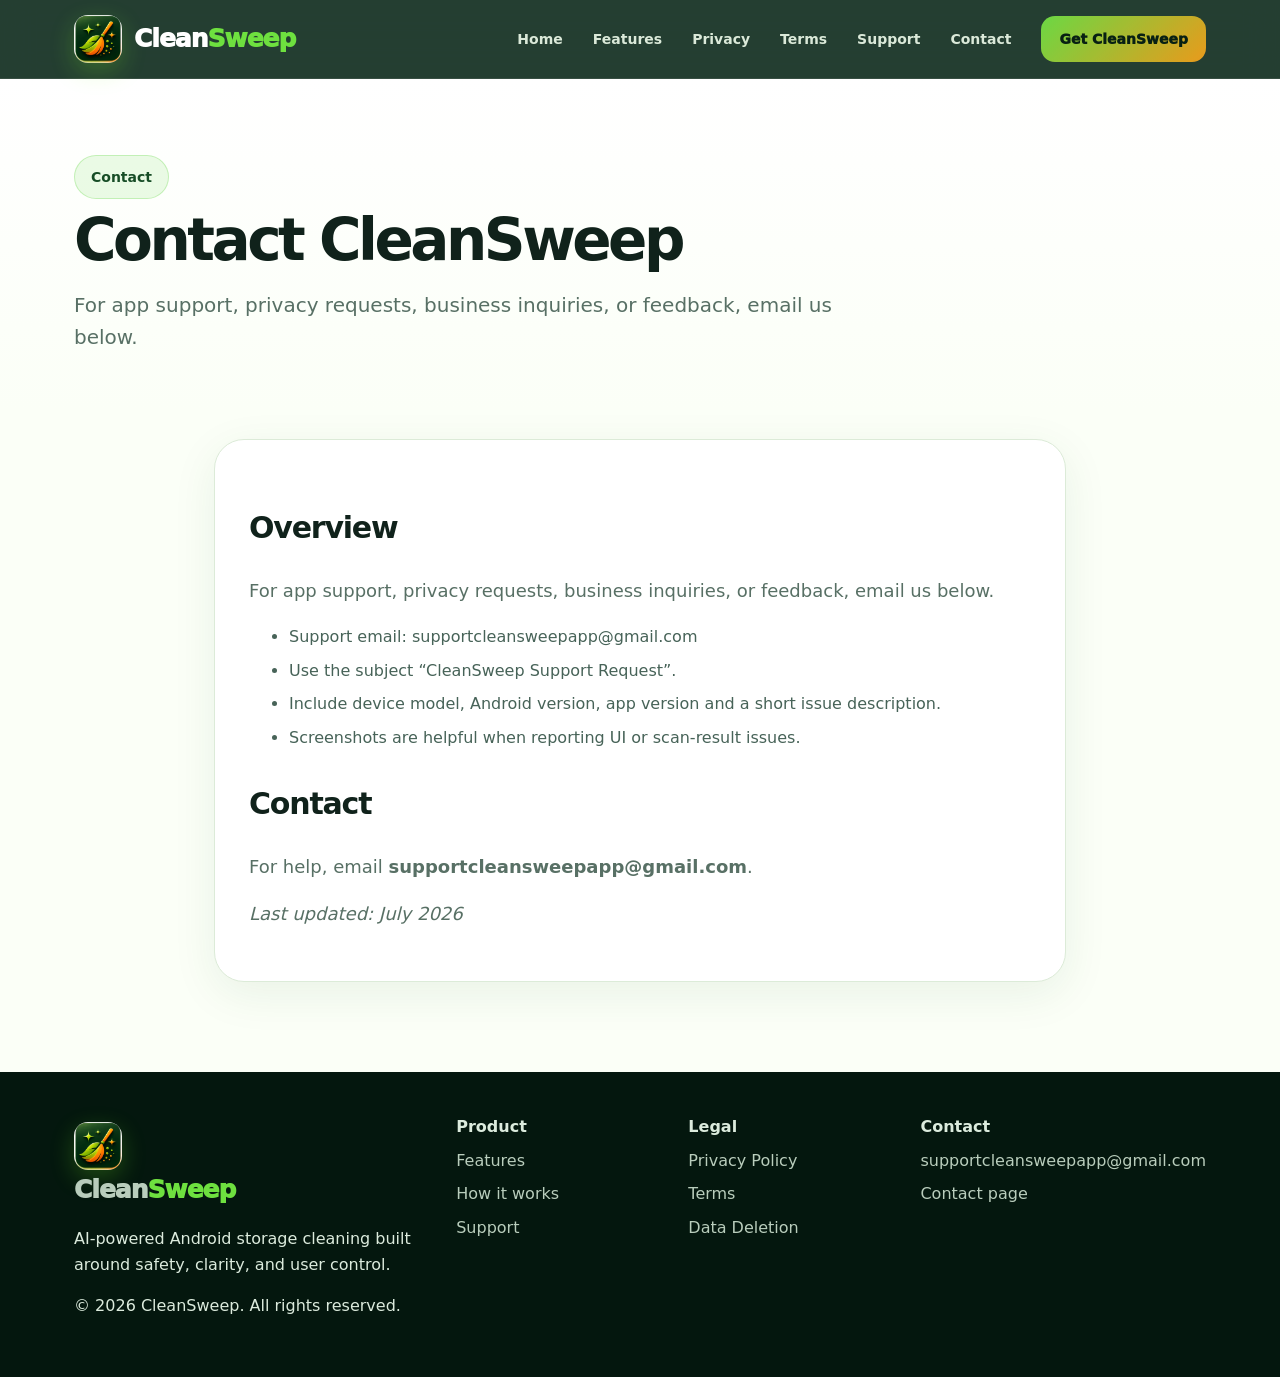
<file: contact.html>
<!doctype html><html lang="en"><head><meta charset="utf-8"><meta name="viewport" content="width=device-width,initial-scale=1"><title>Contact CleanSweep — CleanSweep</title><meta name="description" content="For app support, privacy requests, business inquiries, or feedback, email us below."><link rel="icon" href="assets/favicon.svg"><link rel="stylesheet" href="assets/styles.css"></head><body><header class="site-header"><div class="wrap nav"><a class="brand" href="index.html"><img src="assets/cleansweep-logo.png" alt="CleanSweep logo"><span>Clean<span>Sweep</span></span></a><nav class="nav-links"><a href="index.html">Home</a><a href="index.html#features">Features</a><a href="privacy.html">Privacy</a><a href="terms.html">Terms</a><a href="support.html">Support</a><a href="contact.html">Contact</a><a class="nav-cta" href="contact.html">Get CleanSweep</a></nav><button class="menu" aria-label="Menu">☰</button></div></header><main><section class="page-hero"><div class="wrap"><span class="pill">Contact</span><h1 class="page-title">Contact CleanSweep</h1><p class="lead" style="max-width:760px;color:#587065;font-size:20px">For app support, privacy requests, business inquiries, or feedback, email us below.</p></div></section><section class="content"><div class="content-card"><h2>Overview</h2><p>For app support, privacy requests, business inquiries, or feedback, email us below.</p><ul><li>Support email: supportcleansweepapp@gmail.com</li><li>Use the subject “CleanSweep Support Request”.</li><li>Include device model, Android version, app version and a short issue description.</li><li>Screenshots are helpful when reporting UI or scan-result issues.</li></ul><h2>Contact</h2><p>For help, email <a href="mailto:supportcleansweepapp@gmail.com?subject=CleanSweep%20Support%20Request"><b>supportcleansweepapp@gmail.com</b></a>.</p><p><em>Last updated: July 2026</em></p></div></section></main><footer class="footer"><div class="wrap footer-grid"><div><a class="brand" href="index.html"><img src="assets/cleansweep-logo.png" alt="CleanSweep logo"><span>Clean<span>Sweep</span></span></a><p>AI-powered Android storage cleaning built around safety, clarity, and user control.</p><p>© <span id="year"></span> CleanSweep. All rights reserved.</p></div><div><b>Product</b><a href="index.html#features">Features</a><a href="index.html#how">How it works</a><a href="support.html">Support</a></div><div><b>Legal</b><a href="privacy.html">Privacy Policy</a><a href="terms.html">Terms</a><a href="delete-account.html">Data Deletion</a></div><div><b>Contact</b><a href="mailto:supportcleansweepapp@gmail.com">supportcleansweepapp@gmail.com</a><a href="contact.html">Contact page</a></div></div></footer><script src="assets/main.js"></script></body></html>
</file>
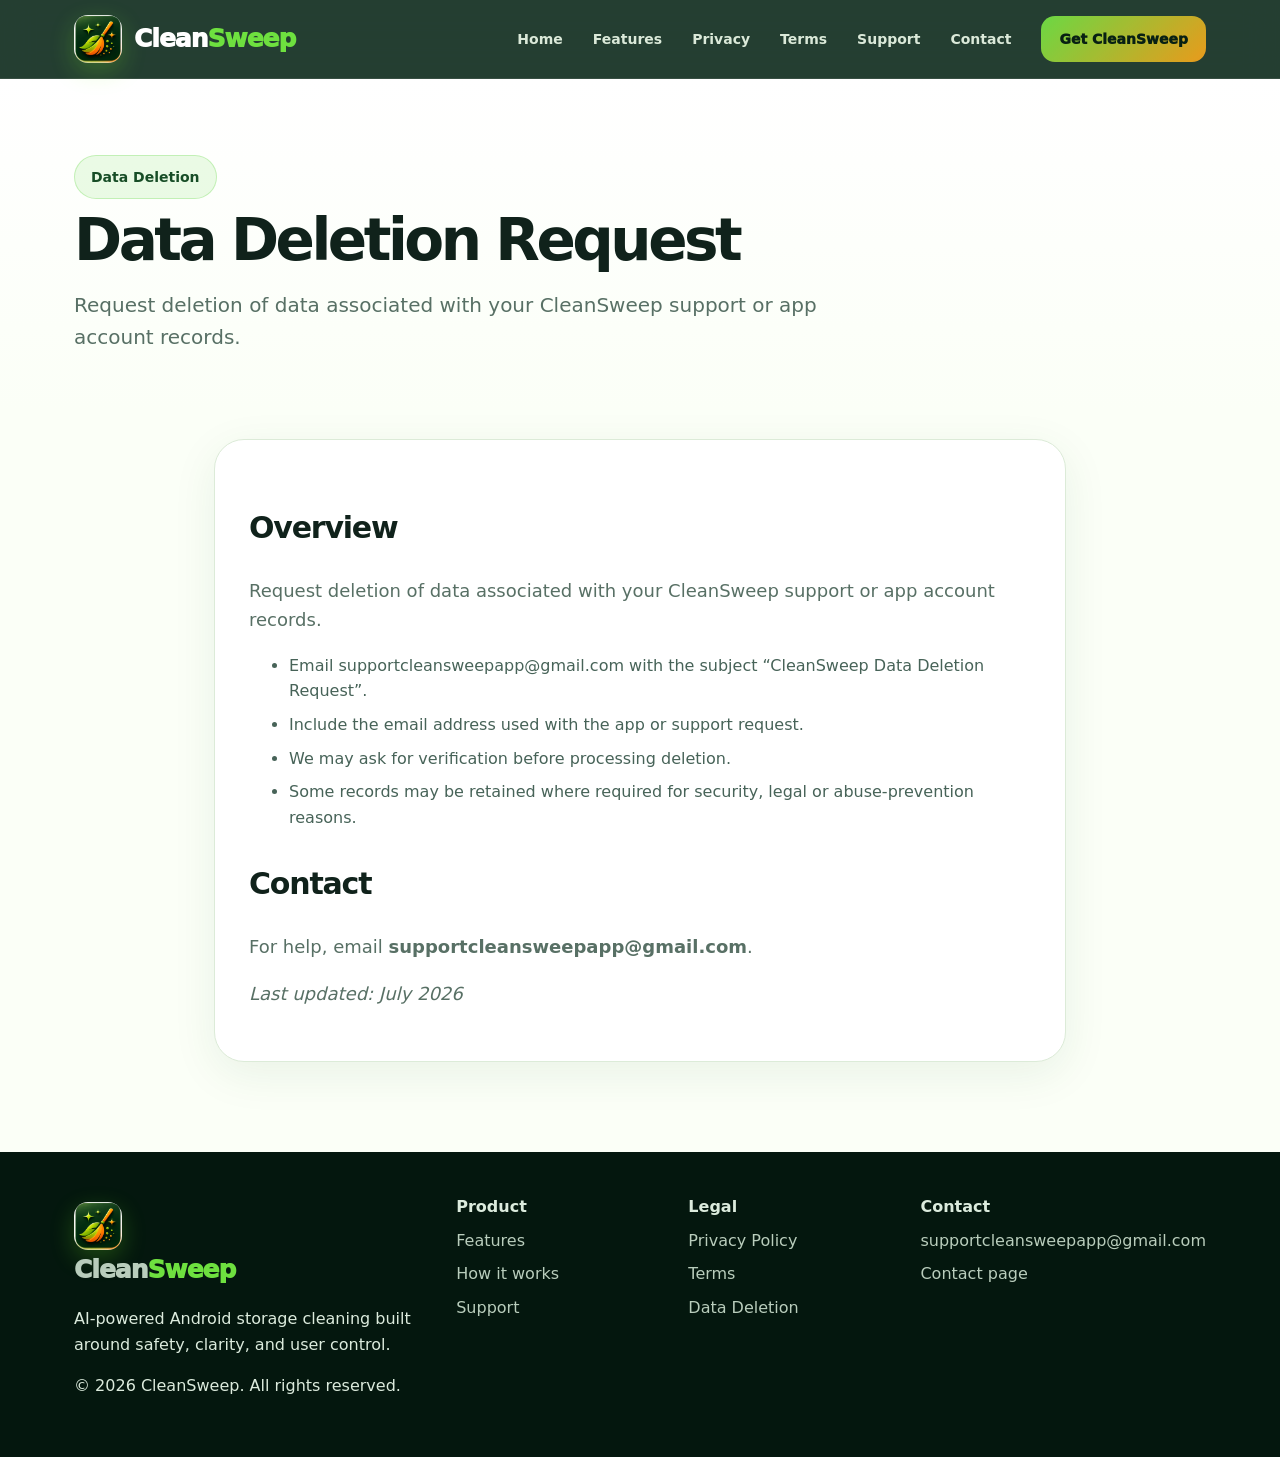
<file: delete-account.html>
<!doctype html><html lang="en"><head><meta charset="utf-8"><meta name="viewport" content="width=device-width,initial-scale=1"><title>Data Deletion Request — CleanSweep</title><meta name="description" content="Request deletion of data associated with your CleanSweep support or app account records."><link rel="icon" href="assets/favicon.svg"><link rel="stylesheet" href="assets/styles.css"></head><body><header class="site-header"><div class="wrap nav"><a class="brand" href="index.html"><img src="assets/cleansweep-logo.png" alt="CleanSweep logo"><span>Clean<span>Sweep</span></span></a><nav class="nav-links"><a href="index.html">Home</a><a href="index.html#features">Features</a><a href="privacy.html">Privacy</a><a href="terms.html">Terms</a><a href="support.html">Support</a><a href="contact.html">Contact</a><a class="nav-cta" href="contact.html">Get CleanSweep</a></nav><button class="menu" aria-label="Menu">☰</button></div></header><main><section class="page-hero"><div class="wrap"><span class="pill">Data Deletion</span><h1 class="page-title">Data Deletion Request</h1><p class="lead" style="max-width:760px;color:#587065;font-size:20px">Request deletion of data associated with your CleanSweep support or app account records.</p></div></section><section class="content"><div class="content-card"><h2>Overview</h2><p>Request deletion of data associated with your CleanSweep support or app account records.</p><ul><li>Email supportcleansweepapp@gmail.com with the subject “CleanSweep Data Deletion Request”.</li><li>Include the email address used with the app or support request.</li><li>We may ask for verification before processing deletion.</li><li>Some records may be retained where required for security, legal or abuse-prevention reasons.</li></ul><h2>Contact</h2><p>For help, email <a href="mailto:supportcleansweepapp@gmail.com?subject=CleanSweep%20Support%20Request"><b>supportcleansweepapp@gmail.com</b></a>.</p><p><em>Last updated: July 2026</em></p></div></section></main><footer class="footer"><div class="wrap footer-grid"><div><a class="brand" href="index.html"><img src="assets/cleansweep-logo.png" alt="CleanSweep logo"><span>Clean<span>Sweep</span></span></a><p>AI-powered Android storage cleaning built around safety, clarity, and user control.</p><p>© <span id="year"></span> CleanSweep. All rights reserved.</p></div><div><b>Product</b><a href="index.html#features">Features</a><a href="index.html#how">How it works</a><a href="support.html">Support</a></div><div><b>Legal</b><a href="privacy.html">Privacy Policy</a><a href="terms.html">Terms</a><a href="delete-account.html">Data Deletion</a></div><div><b>Contact</b><a href="mailto:supportcleansweepapp@gmail.com">supportcleansweepapp@gmail.com</a><a href="contact.html">Contact page</a></div></div></footer><script src="assets/main.js"></script></body></html>
</file>
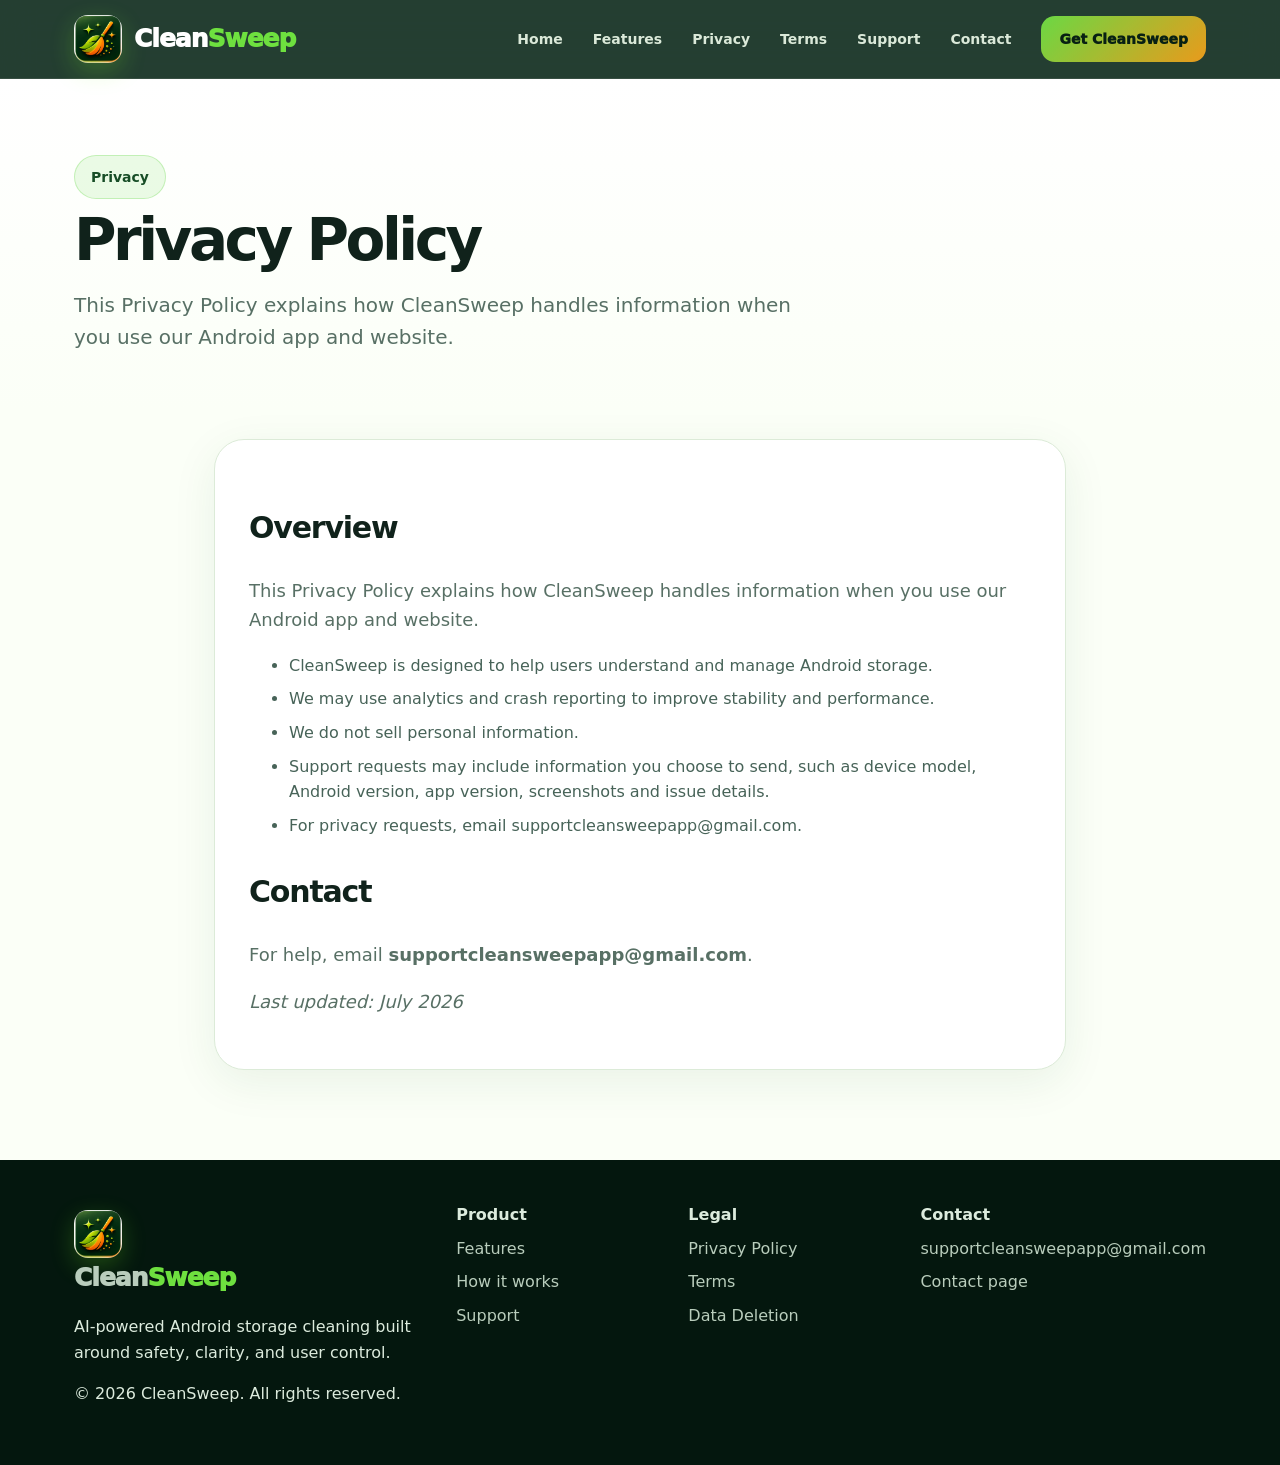
<file: privacy.html>
<!doctype html><html lang="en"><head><meta charset="utf-8"><meta name="viewport" content="width=device-width,initial-scale=1"><title>Privacy Policy — CleanSweep</title><meta name="description" content="This Privacy Policy explains how CleanSweep handles information when you use our Android app and website."><link rel="icon" href="assets/favicon.svg"><link rel="stylesheet" href="assets/styles.css"></head><body><header class="site-header"><div class="wrap nav"><a class="brand" href="index.html"><img src="assets/cleansweep-logo.png" alt="CleanSweep logo"><span>Clean<span>Sweep</span></span></a><nav class="nav-links"><a href="index.html">Home</a><a href="index.html#features">Features</a><a href="privacy.html">Privacy</a><a href="terms.html">Terms</a><a href="support.html">Support</a><a href="contact.html">Contact</a><a class="nav-cta" href="contact.html">Get CleanSweep</a></nav><button class="menu" aria-label="Menu">☰</button></div></header><main><section class="page-hero"><div class="wrap"><span class="pill">Privacy</span><h1 class="page-title">Privacy Policy</h1><p class="lead" style="max-width:760px;color:#587065;font-size:20px">This Privacy Policy explains how CleanSweep handles information when you use our Android app and website.</p></div></section><section class="content"><div class="content-card"><h2>Overview</h2><p>This Privacy Policy explains how CleanSweep handles information when you use our Android app and website.</p><ul><li>CleanSweep is designed to help users understand and manage Android storage.</li><li>We may use analytics and crash reporting to improve stability and performance.</li><li>We do not sell personal information.</li><li>Support requests may include information you choose to send, such as device model, Android version, app version, screenshots and issue details.</li><li>For privacy requests, email supportcleansweepapp@gmail.com.</li></ul><h2>Contact</h2><p>For help, email <a href="mailto:supportcleansweepapp@gmail.com?subject=CleanSweep%20Support%20Request"><b>supportcleansweepapp@gmail.com</b></a>.</p><p><em>Last updated: July 2026</em></p></div></section></main><footer class="footer"><div class="wrap footer-grid"><div><a class="brand" href="index.html"><img src="assets/cleansweep-logo.png" alt="CleanSweep logo"><span>Clean<span>Sweep</span></span></a><p>AI-powered Android storage cleaning built around safety, clarity, and user control.</p><p>© <span id="year"></span> CleanSweep. All rights reserved.</p></div><div><b>Product</b><a href="index.html#features">Features</a><a href="index.html#how">How it works</a><a href="support.html">Support</a></div><div><b>Legal</b><a href="privacy.html">Privacy Policy</a><a href="terms.html">Terms</a><a href="delete-account.html">Data Deletion</a></div><div><b>Contact</b><a href="mailto:supportcleansweepapp@gmail.com">supportcleansweepapp@gmail.com</a><a href="contact.html">Contact page</a></div></div></footer><script src="assets/main.js"></script></body></html>
</file>
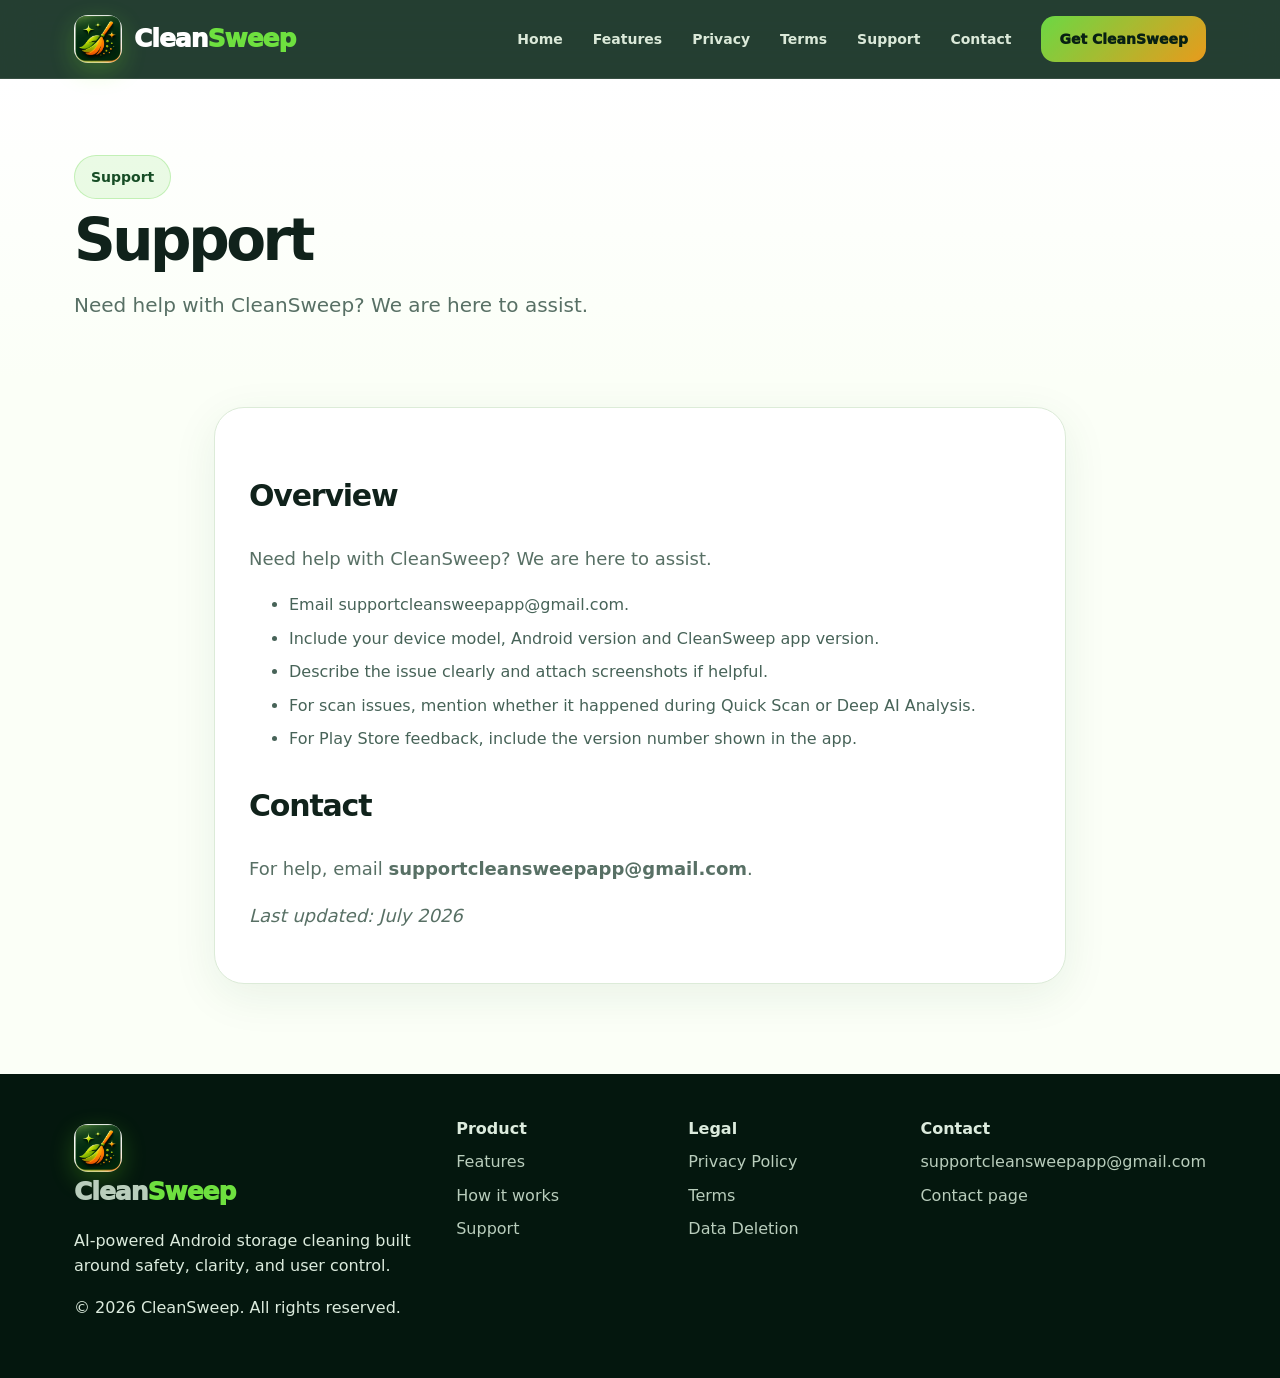
<file: support.html>
<!doctype html><html lang="en"><head><meta charset="utf-8"><meta name="viewport" content="width=device-width,initial-scale=1"><title>Support — CleanSweep</title><meta name="description" content="Need help with CleanSweep? We are here to assist."><link rel="icon" href="assets/favicon.svg"><link rel="stylesheet" href="assets/styles.css"></head><body><header class="site-header"><div class="wrap nav"><a class="brand" href="index.html"><img src="assets/cleansweep-logo.png" alt="CleanSweep logo"><span>Clean<span>Sweep</span></span></a><nav class="nav-links"><a href="index.html">Home</a><a href="index.html#features">Features</a><a href="privacy.html">Privacy</a><a href="terms.html">Terms</a><a href="support.html">Support</a><a href="contact.html">Contact</a><a class="nav-cta" href="contact.html">Get CleanSweep</a></nav><button class="menu" aria-label="Menu">☰</button></div></header><main><section class="page-hero"><div class="wrap"><span class="pill">Support</span><h1 class="page-title">Support</h1><p class="lead" style="max-width:760px;color:#587065;font-size:20px">Need help with CleanSweep? We are here to assist.</p></div></section><section class="content"><div class="content-card"><h2>Overview</h2><p>Need help with CleanSweep? We are here to assist.</p><ul><li>Email supportcleansweepapp@gmail.com.</li><li>Include your device model, Android version and CleanSweep app version.</li><li>Describe the issue clearly and attach screenshots if helpful.</li><li>For scan issues, mention whether it happened during Quick Scan or Deep AI Analysis.</li><li>For Play Store feedback, include the version number shown in the app.</li></ul><h2>Contact</h2><p>For help, email <a href="mailto:supportcleansweepapp@gmail.com?subject=CleanSweep%20Support%20Request"><b>supportcleansweepapp@gmail.com</b></a>.</p><p><em>Last updated: July 2026</em></p></div></section></main><footer class="footer"><div class="wrap footer-grid"><div><a class="brand" href="index.html"><img src="assets/cleansweep-logo.png" alt="CleanSweep logo"><span>Clean<span>Sweep</span></span></a><p>AI-powered Android storage cleaning built around safety, clarity, and user control.</p><p>© <span id="year"></span> CleanSweep. All rights reserved.</p></div><div><b>Product</b><a href="index.html#features">Features</a><a href="index.html#how">How it works</a><a href="support.html">Support</a></div><div><b>Legal</b><a href="privacy.html">Privacy Policy</a><a href="terms.html">Terms</a><a href="delete-account.html">Data Deletion</a></div><div><b>Contact</b><a href="mailto:supportcleansweepapp@gmail.com">supportcleansweepapp@gmail.com</a><a href="contact.html">Contact page</a></div></div></footer><script src="assets/main.js"></script></body></html>
</file>
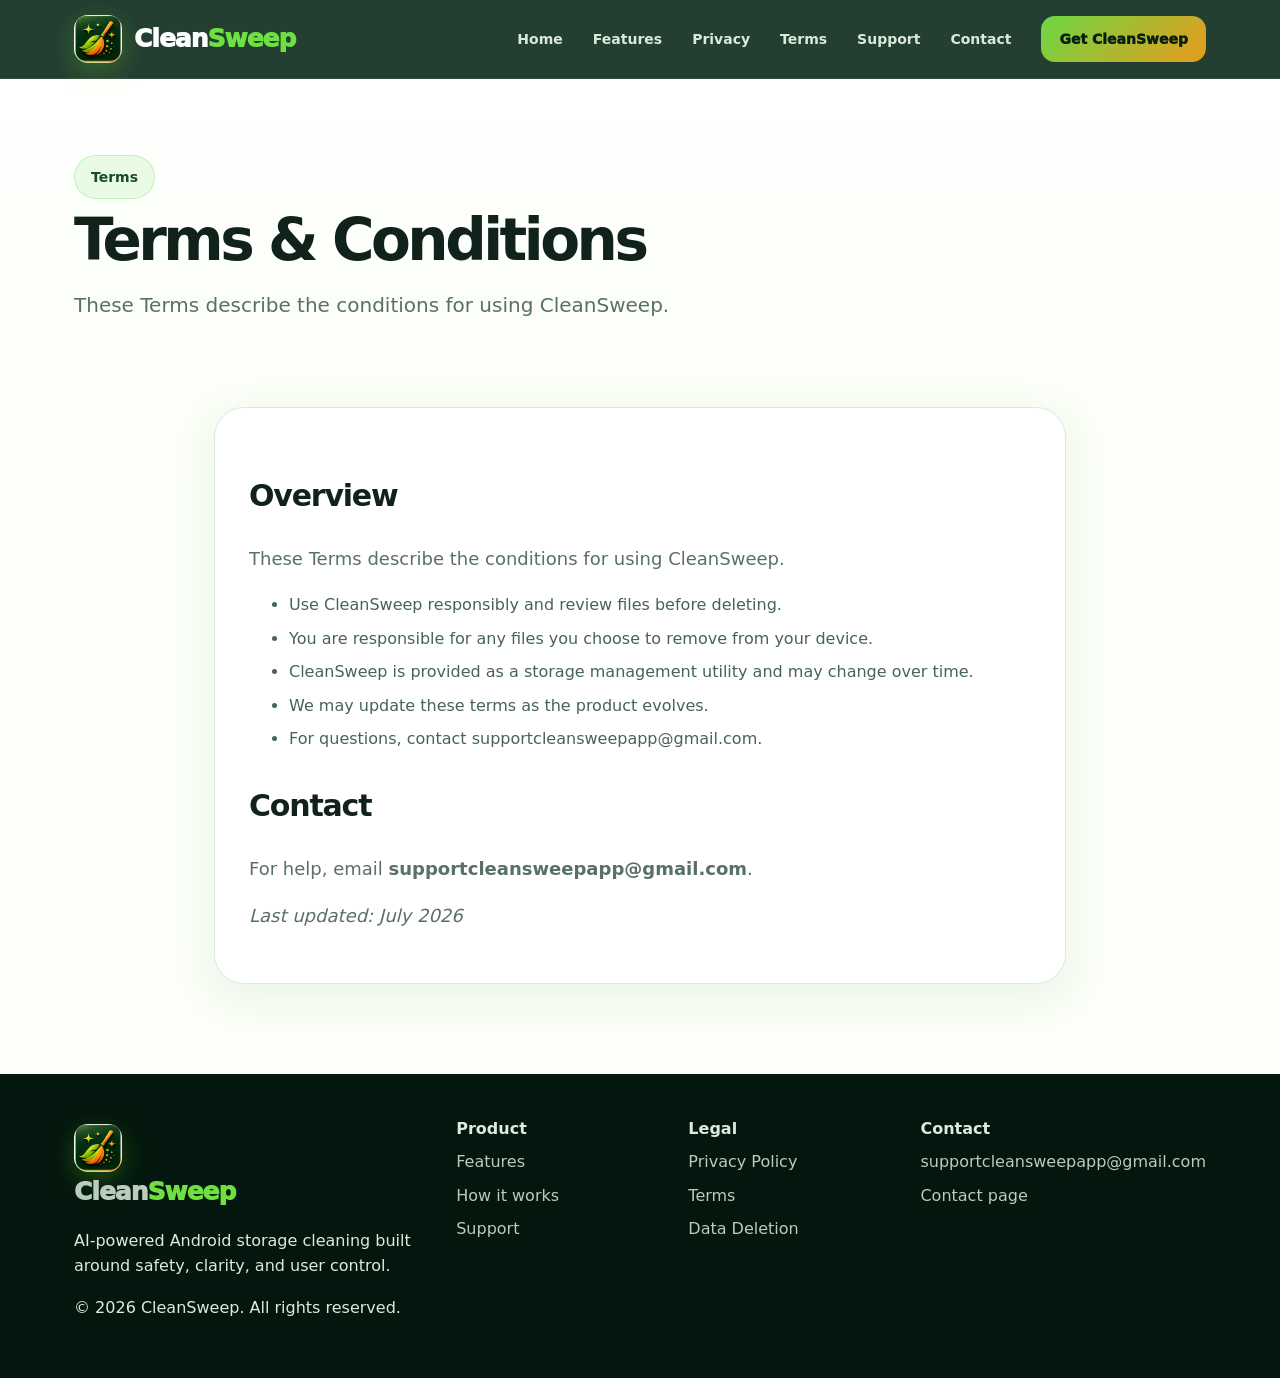
<file: terms.html>
<!doctype html><html lang="en"><head><meta charset="utf-8"><meta name="viewport" content="width=device-width,initial-scale=1"><title>Terms & Conditions — CleanSweep</title><meta name="description" content="These Terms describe the conditions for using CleanSweep."><link rel="icon" href="assets/favicon.svg"><link rel="stylesheet" href="assets/styles.css"></head><body><header class="site-header"><div class="wrap nav"><a class="brand" href="index.html"><img src="assets/cleansweep-logo.png" alt="CleanSweep logo"><span>Clean<span>Sweep</span></span></a><nav class="nav-links"><a href="index.html">Home</a><a href="index.html#features">Features</a><a href="privacy.html">Privacy</a><a href="terms.html">Terms</a><a href="support.html">Support</a><a href="contact.html">Contact</a><a class="nav-cta" href="contact.html">Get CleanSweep</a></nav><button class="menu" aria-label="Menu">☰</button></div></header><main><section class="page-hero"><div class="wrap"><span class="pill">Terms</span><h1 class="page-title">Terms & Conditions</h1><p class="lead" style="max-width:760px;color:#587065;font-size:20px">These Terms describe the conditions for using CleanSweep.</p></div></section><section class="content"><div class="content-card"><h2>Overview</h2><p>These Terms describe the conditions for using CleanSweep.</p><ul><li>Use CleanSweep responsibly and review files before deleting.</li><li>You are responsible for any files you choose to remove from your device.</li><li>CleanSweep is provided as a storage management utility and may change over time.</li><li>We may update these terms as the product evolves.</li><li>For questions, contact supportcleansweepapp@gmail.com.</li></ul><h2>Contact</h2><p>For help, email <a href="mailto:supportcleansweepapp@gmail.com?subject=CleanSweep%20Support%20Request"><b>supportcleansweepapp@gmail.com</b></a>.</p><p><em>Last updated: July 2026</em></p></div></section></main><footer class="footer"><div class="wrap footer-grid"><div><a class="brand" href="index.html"><img src="assets/cleansweep-logo.png" alt="CleanSweep logo"><span>Clean<span>Sweep</span></span></a><p>AI-powered Android storage cleaning built around safety, clarity, and user control.</p><p>© <span id="year"></span> CleanSweep. All rights reserved.</p></div><div><b>Product</b><a href="index.html#features">Features</a><a href="index.html#how">How it works</a><a href="support.html">Support</a></div><div><b>Legal</b><a href="privacy.html">Privacy Policy</a><a href="terms.html">Terms</a><a href="delete-account.html">Data Deletion</a></div><div><b>Contact</b><a href="mailto:supportcleansweepapp@gmail.com">supportcleansweepapp@gmail.com</a><a href="contact.html">Contact page</a></div></div></footer><script src="assets/main.js"></script></body></html>
</file>
<file: assets/styles.css>
:root{
  --bg:#fbfff7; --text:#10221b; --muted:#587065; --dark:#062416; --dark2:#0b3b21;
  --green:#5bd33b; --green2:#a7f20c; --orange:#ff9f18; --orange2:#ff6b00;
  --card:#ffffff; --line:#dcebd8; --shadow:0 22px 70px rgba(3,45,24,.15);
  --radius:28px; --max:1180px;
}
*{box-sizing:border-box} html{scroll-behavior:smooth} body{margin:0;font-family:Inter,system-ui,-apple-system,Segoe UI,Roboto,Arial,sans-serif;background:var(--bg);color:var(--text);line-height:1.6;overflow-x:hidden}
a{color:inherit;text-decoration:none} img{max-width:100%;display:block}.wrap{max-width:var(--max);margin:auto;padding:0 24px}.pill{display:inline-flex;gap:8px;align-items:center;padding:10px 16px;border:1px solid rgba(91,211,59,.28);background:rgba(91,211,59,.12);border-radius:999px;font-weight:800;color:#174d26;font-size:14px}.gradient-text{background:linear-gradient(90deg,#20a936,#ff9f18);-webkit-background-clip:text;background-clip:text;color:transparent}.btn{display:inline-flex;align-items:center;justify-content:center;gap:10px;border-radius:18px;padding:15px 22px;font-weight:900;border:1px solid transparent;box-shadow:0 14px 28px rgba(12,84,38,.12);transition:.25s}.btn:hover{transform:translateY(-2px)}.btn.primary{background:linear-gradient(135deg,var(--green),var(--orange));color:#061d11}.btn.secondary{background:#fff;color:#10221b;border-color:#bfe7bd}.btn.dark{background:#092817;color:white}.site-header{position:sticky;top:0;z-index:50;background:rgba(6,36,22,.88);backdrop-filter:blur(18px);border-bottom:1px solid rgba(255,255,255,.09)}.nav{height:78px;display:flex;align-items:center;justify-content:space-between}.brand{display:flex;align-items:center;gap:12px;color:#fff;font-size:25px;font-weight:950;letter-spacing:-.04em}.brand img{width:48px;height:48px;border-radius:14px;box-shadow:0 8px 24px rgba(123,255,30,.22)}.brand span span{color:#6ee03f}.nav-links{display:flex;gap:30px;align-items:center;color:#eefbea;font-weight:800;font-size:14px}.nav-links a{opacity:.9}.nav-links a:hover{color:#9aff34}.nav-cta{padding:12px 18px;border-radius:14px;background:linear-gradient(135deg,#74e947,#ffa51b);color:#061d11!important;font-weight:950}.menu{display:none;background:transparent;border:0;color:white;font-size:28px}.hero{position:relative;min-height:760px;padding:78px 0 52px;background:radial-gradient(circle at 80% 12%,rgba(91,211,59,.23),transparent 34%),radial-gradient(circle at 0 22%,rgba(255,159,24,.18),transparent 26%),linear-gradient(180deg,#fff 0%,#fbfff7 72%);overflow:hidden}.hero:before{content:"";position:absolute;inset:auto -10% -210px -10%;height:330px;background:linear-gradient(135deg,rgba(91,211,59,.16),rgba(255,159,24,.18));border-radius:50% 50% 0 0;transform:rotate(-3deg)}.hero-grid{position:relative;display:grid;grid-template-columns:1.04fr .96fr;gap:48px;align-items:center}.hero h1{font-size:72px;line-height:.95;margin:20px 0 22px;letter-spacing:-.07em}.hero p.lead{font-size:21px;color:#31493f;max-width:590px;margin:0 0 26px}.hero-actions{display:flex;gap:14px;flex-wrap:wrap;margin:26px 0}.trust{display:flex;gap:16px;flex-wrap:wrap;margin-top:24px;color:#39584b;font-weight:750}.trust span{display:flex;gap:8px;align-items:center}.phone-stage{position:relative;min-height:590px}.blob{position:absolute;right:-70px;top:30px;width:520px;height:520px;background:radial-gradient(circle,#dcffb1 0,#efffe5 46%,transparent 70%);border-radius:50%}.spark{position:absolute;font-size:48px;filter:drop-shadow(0 9px 18px rgba(255,159,24,.28));animation:float 4s ease-in-out infinite}.s1{left:5%;top:15%}.s2{right:5%;top:56%;animation-delay:1s}.s3{left:2%;bottom:16%;font-size:30px;animation-delay:2s}.phone{position:relative;margin:auto;width:335px;border:13px solid #111;border-radius:52px;background:#061b12;box-shadow:0 35px 90px rgba(0,0,0,.35);padding:22px;transform:rotate(6deg)}.phone:before{content:"";position:absolute;left:50%;top:0;transform:translateX(-50%);width:120px;height:28px;background:#111;border-radius:0 0 18px 18px}.phone-ui{border-radius:34px;background:linear-gradient(180deg,#08331e,#061d12);padding:25px 18px 22px;color:white;min-height:545px;overflow:hidden}.phone-top{display:flex;justify-content:space-between;align-items:center;font-weight:950;margin-bottom:26px}.ring{width:205px;height:205px;margin:0 auto 24px;border-radius:50%;display:grid;place-items:center;background:conic-gradient(#86ef3e 0 210deg,#ff9f18 210deg 310deg,rgba(255,255,255,.11) 310deg);box-shadow:inset 0 0 0 18px rgba(255,255,255,.07)}.ring-inner{width:144px;height:144px;border-radius:50%;background:#071f14;display:grid;place-items:center;text-align:center}.ring strong{font-size:43px;letter-spacing:-.05em}.scan-card{background:rgba(255,255,255,.08);border:1px solid rgba(255,255,255,.1);border-radius:22px;padding:16px;margin-top:14px}.mini-row{display:flex;justify-content:space-between;border-bottom:1px solid rgba(255,255,255,.08);padding:10px 0;font-size:13px}.mini-row:last-child{border-bottom:0}.stats-strip{position:relative;margin-top:-28px}.stats{display:grid;grid-template-columns:repeat(4,1fr);gap:18px;background:white;border:1px solid var(--line);border-radius:32px;padding:24px;box-shadow:var(--shadow)}.stat h3{font-size:34px;margin:0;letter-spacing:-.04em}.stat p{margin:3px 0 0;color:var(--muted);font-weight:700}.section{padding:86px 0}.section-head{text-align:center;max-width:760px;margin:0 auto 46px}.eyebrow{color:#1da638;text-transform:uppercase;letter-spacing:.16em;font-size:12px;font-weight:950}.section h2{font-size:48px;line-height:1.05;letter-spacing:-.055em;margin:8px 0 16px}.section-head p,.content p{color:#587065;font-size:18px}.features{display:grid;grid-template-columns:repeat(3,1fr);gap:20px}.card{background:rgba(255,255,255,.88);border:1px solid var(--line);border-radius:var(--radius);padding:28px;box-shadow:0 12px 45px rgba(23,84,42,.08);transition:.25s}.card:hover{transform:translateY(-5px);box-shadow:var(--shadow)}.icon{width:54px;height:54px;display:grid;place-items:center;border-radius:18px;background:linear-gradient(135deg,var(--green),var(--orange));font-size:25px;margin-bottom:18px}.card h3{margin:0 0 8px;font-size:22px;letter-spacing:-.03em}.card p{margin:0;color:var(--muted)}.showcase{background:linear-gradient(135deg,#062416,#0b3b21);color:white;border-radius:40px;padding:52px;display:grid;grid-template-columns:.9fr 1.1fr;gap:28px;align-items:center;box-shadow:var(--shadow);overflow:hidden}.showcase p{color:#d9f5df}.logo-tile{width:150px;border-radius:36px;box-shadow:0 22px 55px rgba(115,255,40,.22);margin-bottom:24px}.mock-results{background:rgba(255,255,255,.08);border:1px solid rgba(255,255,255,.12);border-radius:32px;padding:22px}.result-row{display:flex;align-items:center;justify-content:space-between;background:rgba(255,255,255,.07);border-radius:18px;padding:16px 18px;margin:12px 0}.result-row b{color:#fff}.safe{display:grid;grid-template-columns:1fr 1fr;gap:24px;align-items:center}.checklist{display:grid;gap:12px}.check{display:flex;gap:12px;align-items:flex-start;background:#fff;border:1px solid var(--line);border-radius:20px;padding:15px 17px;font-weight:780;color:#214638}.steps{display:grid;grid-template-columns:repeat(3,1fr);gap:20px;counter-reset:step}.step{position:relative}.step:before{counter-increment:step;content:counter(step);position:absolute;right:22px;top:22px;width:40px;height:40px;border-radius:50%;background:#0d3a22;color:#a7f20c;display:grid;place-items:center;font-weight:950}.reviews{display:grid;grid-template-columns:1.2fr .8fr;gap:22px}.quote{font-size:24px;font-weight:850;letter-spacing:-.03em;color:#163526}.faq{max-width:880px;margin:auto;display:grid;gap:14px}.faq details{background:#fff;border:1px solid var(--line);border-radius:20px;padding:18px 22px;box-shadow:0 10px 35px rgba(23,84,42,.06)}.faq summary{cursor:pointer;font-weight:900;font-size:18px}.faq p{color:var(--muted)}.cta{padding:76px 0;background:radial-gradient(circle at 22% 0,rgba(255,159,24,.22),transparent 30%),linear-gradient(135deg,#082516,#0b3b21);color:white;text-align:center}.cta h2{font-size:52px;letter-spacing:-.055em;margin:0 0 16px}.cta p{color:#ddf6df;font-size:19px}.footer{background:#04170e;color:#dcebdd;padding:42px 0}.footer-grid{display:grid;grid-template-columns:1.2fr repeat(3,.7fr);gap:22px}.footer a{display:block;color:#b9cdbc;margin:8px 0}.page-hero{padding:76px 0 38px;background:linear-gradient(180deg,#fff,#fbfff7)}.page-title{font-size:58px;letter-spacing:-.06em;line-height:1;margin:12px 0}.content{max-width:900px;margin:auto;padding:28px 24px 90px}.content-card{background:#fff;border:1px solid var(--line);border-radius:30px;padding:34px;box-shadow:0 12px 45px rgba(23,84,42,.08)}.content h2{font-size:30px;margin-top:30px;letter-spacing:-.04em}.content li{margin:8px 0;color:#476358}.contact-grid{display:grid;grid-template-columns:1fr 1fr;gap:20px}.form-note{background:linear-gradient(135deg,rgba(91,211,59,.12),rgba(255,159,24,.12));border:1px solid var(--line);border-radius:24px;padding:22px}
@keyframes float{0%,100%{transform:translateY(0)}50%{transform:translateY(-14px)}}
@media(max-width:900px){.nav-links{display:none}.menu{display:block}.nav.open .nav-links{display:flex;position:absolute;left:16px;right:16px;top:86px;background:#062416;border-radius:22px;padding:20px;flex-direction:column;align-items:flex-start}.hero-grid,.showcase,.safe,.reviews,.contact-grid{grid-template-columns:1fr}.hero h1{font-size:54px}.phone-stage{min-height:560px}.stats,.features,.steps,.footer-grid{grid-template-columns:1fr}.section h2,.cta h2{font-size:38px}.showcase{padding:30px}.page-title{font-size:42px}}
</file>
